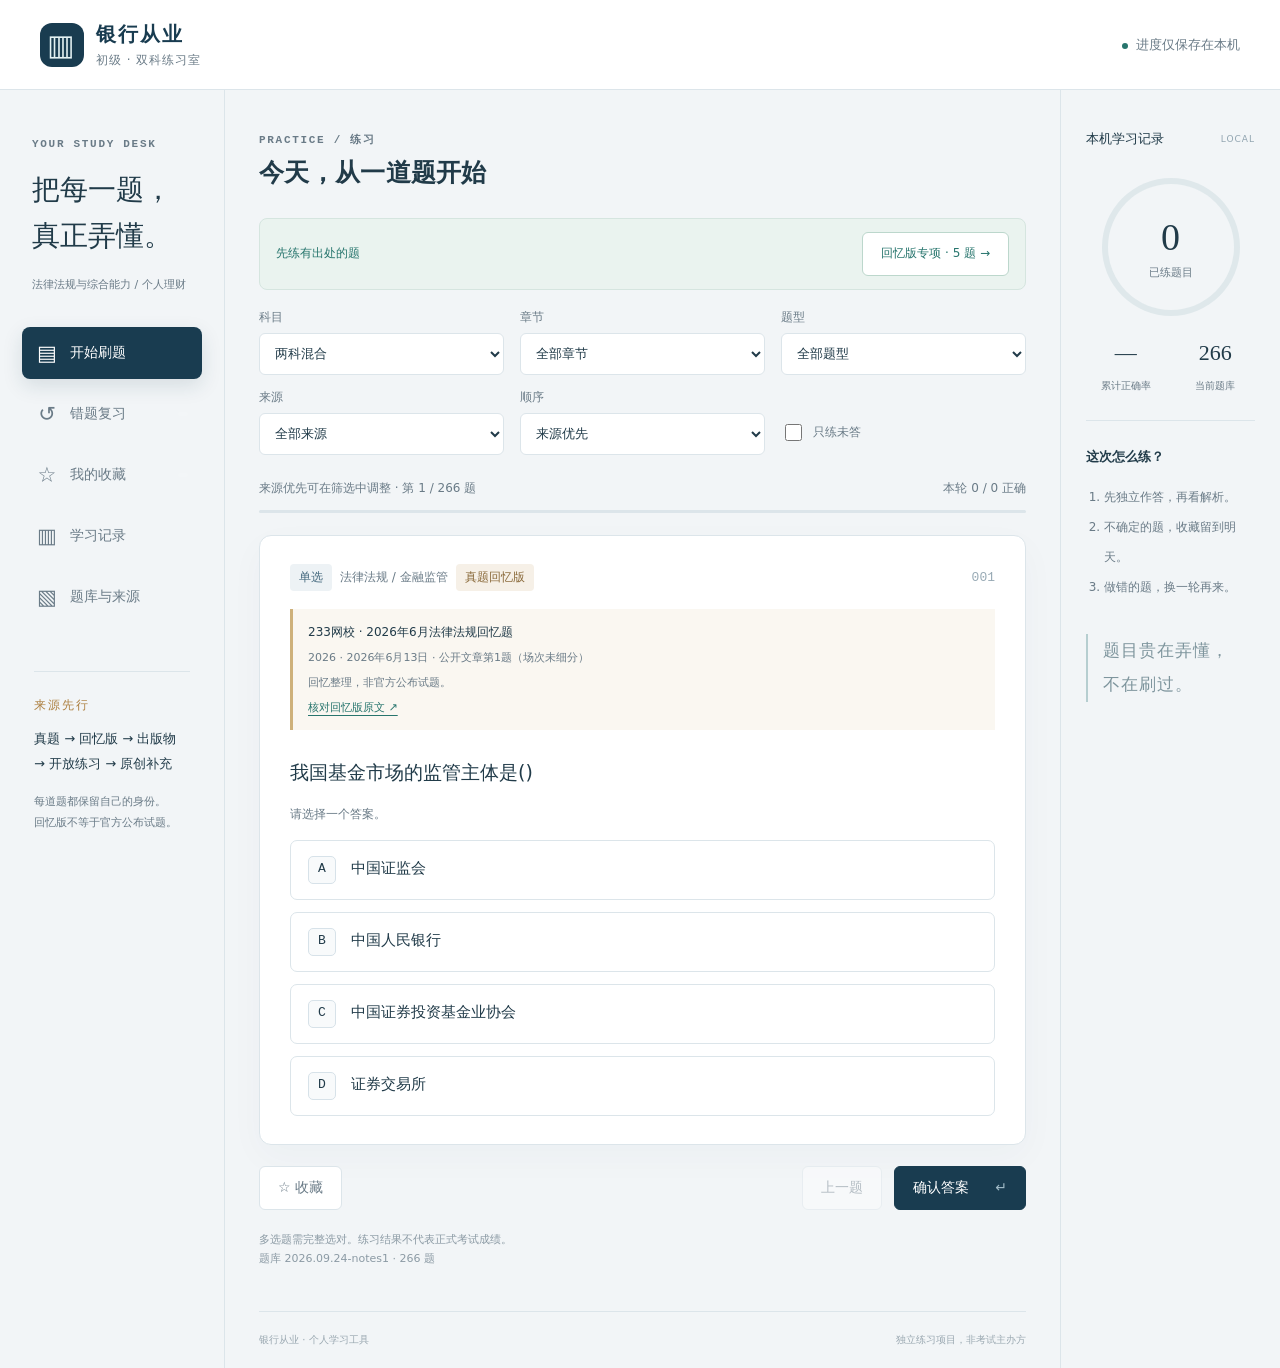
<file: index.html>
<!doctype html>
<html lang="zh-CN">
<head>
  <meta charset="utf-8"><meta name="viewport" content="width=device-width,initial-scale=1,viewport-fit=cover">
  <meta name="theme-color" content="#193c50"><meta name="description" content="银行从业初级双科练习：来源分级、逐题解析、错题复习，进度保存在本机。">
  <title>银行从业 · 双科练习室</title>
  <link rel="icon" href="./icon.svg" type="image/svg+xml"><link rel="manifest" href="./manifest.webmanifest"><link rel="stylesheet" href="./styles.css">
  <script defer src="./core.js"></script><script defer src="./data.js"></script><script defer src="./app.js"></script>
</head>
<body>
  <a class="skip" href="#main">跳到题目</a>
  <header class="topbar"><a class="brand" href="./"><span class="brand-icon" aria-hidden="true">▥</span><span>银行从业<small>初级 · 双科练习室</small></span></a><span class="local-tag" id="save-status">进度仅保存在本机</span></header>
  <div class="workspace">
    <aside class="sidebar" aria-label="练习导航">
      <div class="sidebar-intro"><span class="eyebrow">YOUR STUDY DESK</span><h1>把每一题，<br>真正弄懂。</h1><p>法律法规与综合能力 / 个人理财</p></div>
      <nav class="nav"><button class="nav-item active" data-view="practice" aria-current="page"><span>▤</span> 开始刷题</button><button class="nav-item" data-view="wrong"><span>↺</span> 错题复习 <b id="nav-wrong">0</b></button><button class="nav-item" data-view="favorite"><span>☆</span> 我的收藏 <b id="nav-favorite">0</b></button><button class="nav-item" data-view="stats"><span>▥</span> 学习记录</button><button class="nav-item" data-view="library"><span>▧</span> 题库与来源</button></nav>
      <div class="study-note"><span class="note-label">来源先行</span><p>真题 → 回忆版 → 出版物 → 开放练习 → 原创补充</p><small>每道题都保留自己的身份。<br>回忆版不等于官方公布试题。</small></div>
    </aside>
    <main id="main" tabindex="-1">
      <div class="page-head"><div><span class="eyebrow" id="page-eyebrow">PRACTICE / 练习</span><h2 id="page-title">今天，从一道题开始</h2></div><button id="filter-toggle" class="quiet mobile-only" aria-expanded="false" aria-controls="filters">筛选题目</button></div>
      <button id="update-app" class="quiet update-app" hidden>新版本已就绪 · 更新并保留进度 ↻</button>
      <section id="practice-panel">
        <div class="practice-shortcuts"><span>先练有出处的题</span><button id="recalled-shortcut" class="quiet">回忆版专项 →</button></div>
        <div id="filters" class="filters">
          <label>科目<select id="subject"><option value="all">两科混合</option><option value="law">法律法规</option><option value="finance">个人理财</option></select></label>
          <label>章节<select id="chapter"><option value="all">全部章节</option></select></label>
          <label>题型<select id="type"><option value="all">全部题型</option><option value="single">单选</option><option value="multiple">多选</option><option value="boolean">判断</option></select></label>
          <label>来源<select id="source"><option value="all">全部来源</option><option value="official_past">官方真题</option><option value="recalled">真题回忆版</option><option value="publication">出版物练习</option><option value="open">开放练习</option><option value="notes_original">笔记知识点原创</option><option value="original">全部 GPT 原创</option></select></label>
          <label>顺序<select id="order"><option value="priority">来源优先</option><option value="random">随机练习</option><option value="weak">薄弱优先</option></select></label>
          <label class="check-label"><input id="unseen" type="checkbox">只练未答</label>
        </div>
        <div class="session-strip"><span id="queue-label">正在载入题库…</span><span id="session-score">本轮 0 / 0 正确</span></div>
        <div class="progress-track"><div id="progress-fill"></div></div>
        <article class="question-card" id="question-card" aria-live="polite"></article>
        <section id="explanation" class="explanation" hidden aria-live="polite"></section>
        <div class="answer-bar"><button id="favorite-btn" class="quiet" aria-pressed="false">☆ 收藏</button><div class="answer-actions"><button id="previous-btn" class="quiet">上一题</button><button id="submit-btn" class="primary">确认答案 <span aria-hidden="true">↵</span></button><button id="next-btn" class="primary" hidden>下一题 →</button></div></div>
        <p class="practice-footnote">多选题需完整选对。练习结果不代表正式考试成绩。<span id="bank-version"></span></p>
      </section>
      <section id="stats-panel" hidden><div class="stats-grid" id="stats-grid"></div><div class="panel"><h3>章节掌握情况</h3><p class="muted">正确率按全部提交次数统计；复习答对后，题目移出当前错题本。</p><div id="chapter-stats"></div></div><div class="panel"><h3>把进度带到另一台设备</h3><p>这里没有账号同步。导出备份，再在手机或电脑导入即可。清理浏览器数据会清除本机记录。</p><div class="button-row"><button id="export-progress" class="primary">导出进度</button><label class="file-button quiet">导入进度<input type="file" id="import-progress" accept=".json,application/json"></label></div></div></section>
      <section id="library-panel" hidden><div class="panel source-summary"><h3>先看来源，再刷题</h3><p id="bank-summary"></p><p class="muted">“来源优先”按真题、回忆版、出版物练习、开放练习、GPT 原创排序。笔记知识点原创是 GPT 原创的子集，可在刷题页单独筛选；不冒充购买课程题库或历年真题。</p><div id="source-counts" class="source-counts"></div></div><div class="panel"><h3>真题与出版物入口</h3><p class="muted">以下是已核验的外部资料入口，不表示本站已收录其中题目。登录、付费与下载以原网站为准。</p><div id="resource-links"></div></div><div class="panel"><h3>导入自己的题库</h3><p>JSON 文件只进入当前浏览器，不会上传 GitHub。来源名称、年份和页码会随题保留；请先核对答案与现行大纲。</p><div class="button-row"><label class="file-button primary">导入题库 JSON<input type="file" id="import-bank" accept=".json,application/json"></label><button id="download-template" class="quiet">下载格式示例</button></div><p id="custom-count" class="muted"></p></div><div class="panel"><h3>手机使用</h3><p>在手机浏览器打开本站地址，即可直接刷题。可使用浏览器的“添加到主屏幕”。首次在线打开后，页面会缓存供离线使用；新版本在重新打开时更新。</p><p id="offline-status" class="muted">离线缓存尚未就绪。</p></div></section>
      <div id="toast" class="toast" role="status" hidden></div>
      <footer>银行从业 · 个人学习工具 <span>独立练习项目，非考试主办方</span></footer>
    </main>
    <aside class="right-rail"><div class="rail-heading">本机学习记录 <span>LOCAL</span></div><div class="ring" id="mastery-ring"><div><strong id="total-seen">0</strong><span>已练题目</span></div></div><div class="rail-totals"><div><b id="total-accuracy">—</b><span>累计正确率</span></div><div><b id="total-bank">0</b><span>当前题库</span></div></div><hr><h3>这次怎么练？</h3><ol class="tips"><li>先独立作答，再看解析。</li><li>不确定的题，收藏留到明天。</li><li>做错的题，换一轮再来。</li></ol><div class="rail-note">题目贵在弄懂，<br>不在刷过。</div></aside>
  </div>
  <noscript>本练习页需要启用 JavaScript 才能判题和保存进度。</noscript>
</body></html>
</file>
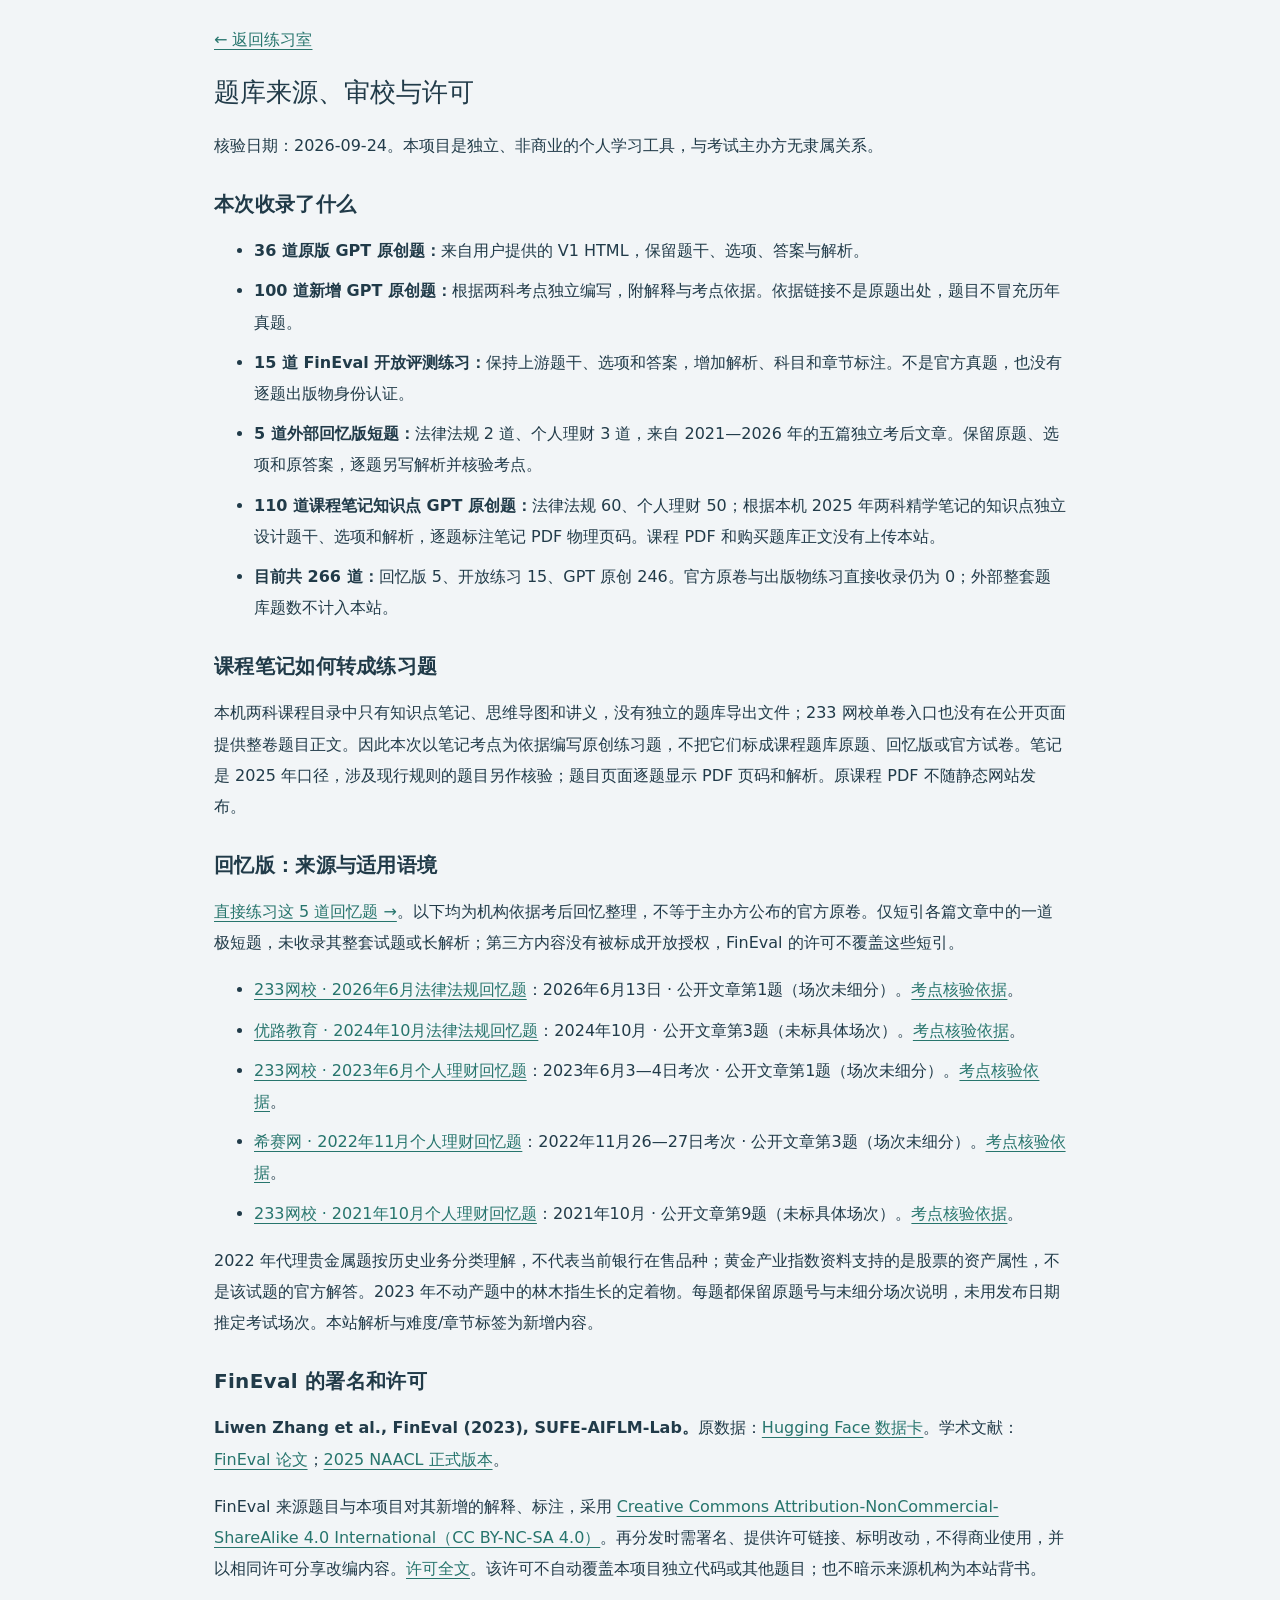
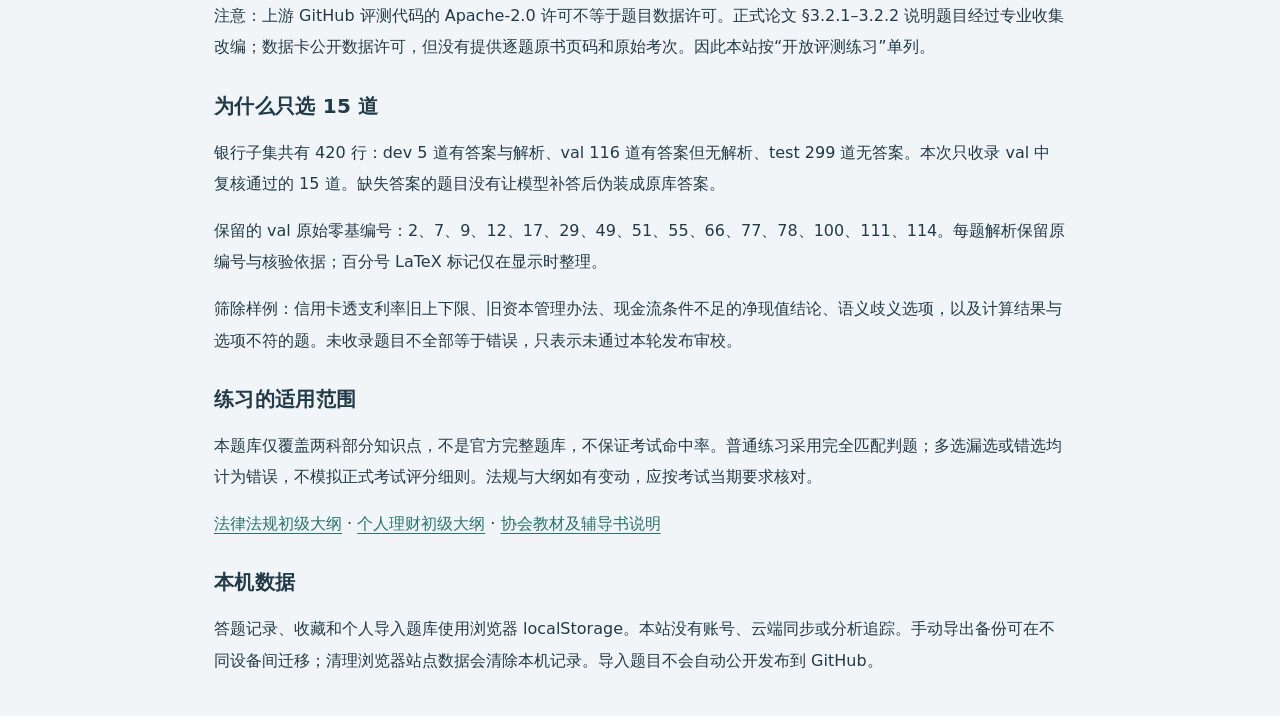
<file: ATTRIBUTION.html>
<!doctype html><html lang="zh-CN"><head><meta charset="utf-8"><meta name="viewport" content="width=device-width,initial-scale=1"><title>题库来源与许可 · 银行从业练习室</title><link rel="stylesheet" href="./styles.css"><style>body{max-width:900px;margin:auto;padding:24px;line-height:1.95}h1{font-family:inherit;font-size:26px}h2{font-size:20px;margin:28px 0 12px}li{margin:9px 0}code{overflow-wrap:anywhere}p{overflow-wrap:anywhere}</style></head><body><a href="./">← 返回练习室</a><h1>题库来源、审校与许可</h1><p>核验日期：2026-09-24。本项目是独立、非商业的个人学习工具，与考试主办方无隶属关系。</p><h2>本次收录了什么</h2><ul><li><b>36 道原版 GPT 原创题：</b>来自用户提供的 V1 HTML，保留题干、选项、答案与解析。</li><li><b>100 道新增 GPT 原创题：</b>根据两科考点独立编写，附解释与考点依据。依据链接不是原题出处，题目不冒充历年真题。</li><li><b>15 道 FinEval 开放评测练习：</b>保持上游题干、选项和答案，增加解析、科目和章节标注。不是官方真题，也没有逐题出版物身份认证。</li><li><b>5 道外部回忆版短题：</b>法律法规 2 道、个人理财 3 道，来自 2021—2026 年的五篇独立考后文章。保留原题、选项和原答案，逐题另写解析并核验考点。</li><li><b>110 道课程笔记知识点 GPT 原创题：</b>法律法规 60、个人理财 50；根据本机 2025 年两科精学笔记的知识点独立设计题干、选项和解析，逐题标注笔记 PDF 物理页码。课程 PDF 和购买题库正文没有上传本站。</li><li><b>目前共 266 道：</b>回忆版 5、开放练习 15、GPT 原创 246。官方原卷与出版物练习直接收录仍为 0；外部整套题库题数不计入本站。</li></ul><h2>课程笔记如何转成练习题</h2><p>本机两科课程目录中只有知识点笔记、思维导图和讲义，没有独立的题库导出文件；233 网校单卷入口也没有在公开页面提供整卷题目正文。因此本次以笔记考点为依据编写原创练习题，不把它们标成课程题库原题、回忆版或官方试卷。笔记是 2025 年口径，涉及现行规则的题目另作核验；题目页面逐题显示 PDF 页码和解析。原课程 PDF 不随静态网站发布。</p><h2>回忆版：来源与适用语境</h2><p><a href="./?source=recalled">直接练习这 5 道回忆题 →</a>。以下均为机构依据考后回忆整理，不等于主办方公布的官方原卷。仅短引各篇文章中的一道极短题，未收录其整套试题或长解析；第三方内容没有被标成开放授权，FinEval 的许可不覆盖这些短引。</p><ul><li><a href="https://www.233.com/ccbp/zhenti/ggjc/202606/04090728337898.html" target="_blank" rel="noopener">233网校 · 2026年6月法律法规回忆题</a>：2026年6月13日 · 公开文章第1题（场次未细分）。<a href="https://www.csrc.gov.cn/csrc/c100002/common_zcnr.shtml" target="_blank" rel="noopener">考点核验依据</a>。</li><li><a href="https://www.youlu.com/yhcy/article/CA20241026010000000071" target="_blank" rel="noopener">优路教育 · 2024年10月法律法规回忆题</a>：2024年10月 · 公开文章第3题（未标具体场次）。<a href="https://www.bis.org/publications/fsi-summary-capital-buffers-basel-iii-executive-summary" target="_blank" rel="noopener">考点核验依据</a>。</li><li><a href="https://www.233.com/ccbp/zhenti/grlc/202305/2514274564564.html" target="_blank" rel="noopener">233网校 · 2023年6月个人理财回忆题</a>：2023年6月3—4日考次 · 公开文章第1题（场次未细分）。<a href="https://www.shanwei.gov.cn/swfgj/hudong/zsk/qt/content/post_933097.html" target="_blank" rel="noopener">考点核验依据</a>。</li><li><a href="https://www.educity.cn/ccbp/2421112.html" target="_blank" rel="noopener">希赛网 · 2022年11月个人理财回忆题</a>：2022年11月26—27日考次 · 公开文章第3题（场次未细分）。<a href="https://oss-ch.csindex.com.cn/static/html/csindex/public/uploads/indices/detail/files/zh_CN/932265factsheet.pdf" target="_blank" rel="noopener">考点核验依据</a>。</li><li><a href="https://www.233.com/ccbp/zhenti/grlc/202110/16150249875109.html" target="_blank" rel="noopener">233网校 · 2021年10月个人理财回忆题</a>：2021年10月 · 公开文章第9题（未标具体场次）。<a href="https://investor.amac.org.cn/investread/tzbdjczs/202006/t20200603_9642.html" target="_blank" rel="noopener">考点核验依据</a>。</li></ul><p>2022 年代理贵金属题按历史业务分类理解，不代表当前银行在售品种；黄金产业指数资料支持的是股票的资产属性，不是该试题的官方解答。2023 年不动产题中的林木指生长的定着物。每题都保留原题号与未细分场次说明，未用发布日期推定考试场次。本站解析与难度/章节标签为新增内容。</p><h2>FinEval 的署名和许可</h2><p><b>Liwen Zhang et al., FinEval (2023), SUFE-AIFLM-Lab。</b>原数据：<a href="https://huggingface.co/datasets/SUFE-AIFLM-Lab/FinEval" target="_blank" rel="noopener">Hugging Face 数据卡</a>。学术文献：<a href="https://arxiv.org/abs/2308.09975" target="_blank" rel="noopener">FinEval 论文</a>；<a href="https://aclanthology.org/2025.naacl-long.318.pdf" target="_blank" rel="noopener">2025 NAACL 正式版本</a>。</p><p>FinEval 来源题目与本项目对其新增的解释、标注，采用 <a href="https://creativecommons.org/licenses/by-nc-sa/4.0/" target="_blank" rel="noopener">Creative Commons Attribution-NonCommercial-ShareAlike 4.0 International（CC BY-NC-SA 4.0）</a>。再分发时需署名、提供许可链接、标明改动，不得商业使用，并以相同许可分享改编内容。<a href="https://creativecommons.org/licenses/by-nc-sa/4.0/legalcode" target="_blank" rel="noopener">许可全文</a>。该许可不自动覆盖本项目独立代码或其他题目；也不暗示来源机构为本站背书。</p><p>注意：上游 GitHub 评测代码的 Apache-2.0 许可不等于题目数据许可。正式论文 §3.2.1–3.2.2 说明题目经过专业收集改编；数据卡公开数据许可，但没有提供逐题原书页码和原始考次。因此本站按“开放评测练习”单列。</p><h2>为什么只选 15 道</h2><p>银行子集共有 420 行：dev 5 道有答案与解析、val 116 道有答案但无解析、test 299 道无答案。本次只收录 val 中复核通过的 15 道。缺失答案的题目没有让模型补答后伪装成原库答案。</p><p>保留的 val 原始零基编号：2、7、9、12、17、29、49、51、55、66、77、78、100、111、114。每题解析保留原编号与核验依据；百分号 LaTeX 标记仅在显示时整理。</p><p>筛除样例：信用卡透支利率旧上下限、旧资本管理办法、现金流条件不足的净现值结论、语义歧义选项，以及计算结果与选项不符的题。未收录题目不全部等于错误，只表示未通过本轮发布审校。</p><h2>练习的适用范围</h2><p>本题库仅覆盖两科部分知识点，不是官方完整题库，不保证考试命中率。普通练习采用完全匹配判题；多选漏选或错选均计为错误，不模拟正式考试评分细则。法规与大纲如有变动，应按考试当期要求核对。</p><p><a href="https://www.china-cba.net/Index/show/catid/70/id/39302.html" target="_blank" rel="noopener">法律法规初级大纲</a> · <a href="https://www.china-cba.net/Index/show/catid/70/id/43162.html" target="_blank" rel="noopener">个人理财初级大纲</a> · <a href="https://www.china-cba.net/Index/show/catid/309/id/43900.html" target="_blank" rel="noopener">协会教材及辅导书说明</a></p><h2>本机数据</h2><p>答题记录、收藏和个人导入题库使用浏览器 localStorage。本站没有账号、云端同步或分析追踪。手动导出备份可在不同设备间迁移；清理浏览器站点数据会清除本机记录。导入题目不会自动公开发布到 GitHub。</p></body></html>
</file>
<file: styles.css>
:root{--navy:#193c50;--ink:#213b49;--muted:#6a7b87;--teal:#27756d;--mint:#e6f2ed;--paper:#fff;--bg:#f2f5f7;--line:#dce5ea;--red:#b24343;--red-bg:#fff1ef;--gold:#ad8041;--shadow:0 12px 36px #27465a08;font-family:"Microsoft YaHei","PingFang SC",system-ui,sans-serif;color:var(--ink);background:var(--bg);font-size:16px}*{box-sizing:border-box}body{margin:0}button,input,select{font:inherit}button,a,select,label.file-button{-webkit-tap-highlight-color:transparent}button{cursor:pointer}button:disabled{cursor:not-allowed;opacity:.45}a{color:var(--teal);text-underline-offset:4px}button:focus-visible,a:focus-visible,select:focus-visible,input:focus-visible{outline:3px solid #409bc6;outline-offset:3px}button{transition:background .12s,border-color .12s}button:hover:not(:disabled){filter:brightness(.97)}[hidden]{display:none!important}.skip{position:fixed;left:10px;top:-90px;background:white;padding:14px;z-index:30}.skip:focus{top:10px}.topbar{height:90px;display:flex;align-items:center;justify-content:space-between;padding:0 40px;background:var(--paper);border-bottom:1px solid var(--line)}.brand{display:flex;align-items:center;gap:12px;color:var(--navy);text-decoration:none;font-weight:700;letter-spacing:2px;font-size:20px}.brand-icon{width:44px;height:44px;border-radius:12px;background:var(--navy);color:#e4f2f3;display:grid;place-items:center;font-size:29px}.brand small{display:block;font-size:12px;color:var(--muted);font-weight:400;letter-spacing:1px;margin-top:4px}.local-tag{font-size:13px;color:var(--muted)}.local-tag:before{content:"";display:inline-block;width:6px;height:6px;background:var(--teal);border-radius:50%;margin-right:8px}.workspace{max-width:1580px;display:grid;grid-template-columns:225px minmax(0,1fr) 220px;margin:auto;min-height:calc(100vh - 90px)}.sidebar{padding:42px 22px;border-right:1px solid var(--line)}.sidebar-intro{padding:0 10px;margin-bottom:32px}.eyebrow{font-family:"Consolas",monospace;letter-spacing:1.7px;font-size:11px;font-weight:600;color:var(--muted)}h1{font-family:"STSong","SimSun",serif;font-size:28px;line-height:1.65;font-weight:500;margin:16px 0}h2{font-size:25px;line-height:1.5;margin:7px 0 0;letter-spacing:.3px}h3{font-size:17px;font-weight:600;margin:0 0 16px}.sidebar-intro p{font-size:11px;line-height:1.8;color:var(--muted);white-space:nowrap}.nav{display:flex;flex-direction:column;gap:9px}.nav-item{display:flex;align-items:center;gap:12px;text-align:left;border:0;background:transparent;color:var(--muted);border-radius:8px;padding:14px;font-size:14px;min-height:48px}.nav-item>span{font-size:21px;width:22px;text-align:center}.nav-item.active{background:var(--navy);color:#fff;box-shadow:0 7px 20px #193c5020}.nav-item b{margin-left:auto;font-size:12px;font-weight:400;background:#ffffff20;border-radius:4px;padding:2px 5px}.study-note{margin:48px 12px 0;padding-top:22px;border-top:1px solid var(--line)}.note-label{color:var(--gold);font-size:12px;letter-spacing:2px}.study-note p{font-size:13px;line-height:1.9}.study-note small{color:var(--muted);font-size:11px;line-height:1.8}main{min-width:0;padding:38px 34px 0}.page-head{display:flex;justify-content:space-between;align-items:center;margin-bottom:26px}.filters{display:grid;grid-template-columns:repeat(3,minmax(0,1fr));gap:14px 16px;margin-bottom:25px}.filters label{font-size:12px;color:var(--muted);display:flex;flex-direction:column;gap:7px}.filters select{width:100%;height:42px;border:1px solid var(--line);background:#fff;border-radius:6px;color:var(--ink);padding:0 27px 0 11px;font-size:13px}.filters .check-label{flex-direction:row;align-items:center;padding-top:21px;gap:8px}input[type=checkbox]{width:17px;height:17px;accent-color:var(--teal)}.session-strip{display:flex;align-items:center;justify-content:space-between;gap:12px;font-size:12px;color:var(--muted);margin-bottom:13px}.progress-track{height:3px;background:var(--line);border-radius:3px;margin-bottom:22px;overflow:hidden}.progress-track>div{height:100%;background:var(--teal);width:0;transition:width .15s}.question-card{padding:28px 30px;background:var(--paper);border:1px solid var(--line);border-radius:12px;box-shadow:var(--shadow);min-height:350px}.question-meta{display:flex;gap:8px;align-items:center;flex-wrap:wrap;color:var(--muted);font-size:12px}.badge{background:#edf2f5;padding:5px 9px;border-radius:4px;color:#45697e;font-size:12px}.badge.source{background:#f6f0e7;color:#8b6b3c}.question-number{margin-left:auto;font-family:Consolas,monospace;color:#98aab5;font-size:13px}.question-title{font-size:19px;line-height:1.95;font-weight:500;margin:24px 0}.question-tip{font-size:12px;color:var(--muted);margin:-10px 0 17px}.options{display:grid;gap:12px}.option{display:flex;gap:15px;align-items:flex-start;text-align:left;width:100%;padding:15px 17px;border:1px solid var(--line);border-radius:7px;background:white;font-size:15px;color:var(--ink);line-height:1.7;min-height:58px}.option-letter{flex-shrink:0;display:grid;place-items:center;border:1px solid #d7e2e9;border-radius:5px;width:28px;height:28px;font-family:Consolas,monospace;font-size:13px;background:#f8fafb}.option.selected{border-color:var(--teal);background:#eef7f4}.option.selected .option-letter{background:var(--teal);border-color:var(--teal);color:white}.option.correct{border-color:#72b4a0;background:var(--mint)}.option.incorrect{border-color:#d79991;background:var(--red-bg)}.option:disabled{opacity:1;cursor:default}.option-mark{margin-left:auto;flex-shrink:0;font-size:12px;color:var(--teal)}.option.incorrect .option-mark{color:var(--red)}.answer-bar{display:flex;justify-content:space-between;gap:12px;align-items:center;margin-top:21px}.answer-actions,.button-row{display:flex;gap:12px;align-items:center;flex-wrap:wrap}.primary,.quiet{border-radius:6px;min-height:44px;padding:11px 18px;font-size:14px;border:1px solid var(--line)}.primary{background:var(--navy);color:#fff;border-color:var(--navy)}.primary span{margin-left:22px;color:#a1bbc7}.quiet{background:#fff;color:var(--muted)}.quiet[aria-pressed=true]{color:var(--gold);border-color:#d4b889;background:#fffaf0}.practice-footnote{font-size:11px;color:#8b9aa4;line-height:1.8;margin:20px 0}.practice-footnote span{display:block}.explanation{padding:24px 28px;margin-top:18px;background:#eaf3f0;border:1px solid #cfe3da;border-left:4px solid var(--teal);border-radius:8px;font-size:14px;line-height:1.9;overflow-wrap:anywhere}.explanation.wrong{border-left-color:var(--red)}.answer-result{font-weight:600;font-size:16px;margin-bottom:9px}.explanation p{margin:8px 0}.source-detail{border-top:1px solid #cfe0db;margin-top:15px;padding-top:13px;font-size:12px;color:#667d78}.source-detail a{display:inline-block;margin-right:12px}.right-rail{border-left:1px solid var(--line);padding:40px 25px}.rail-heading{font-size:13px;display:flex;align-items:center;justify-content:space-between;gap:8px}.rail-heading span{font-size:9px;color:#91a4b0;letter-spacing:1px}.ring{width:138px;height:138px;border-radius:50%;display:grid;place-items:center;background:conic-gradient(var(--teal) 0deg,#dfe8eb 0deg);margin:30px auto 24px}.ring>div{width:126px;height:126px;background:var(--bg);border-radius:50%;display:flex;flex-direction:column;align-items:center;justify-content:center}.ring strong{font-family:"Georgia",serif;font-size:38px;font-weight:400}.ring span{font-size:11px;color:var(--muted);margin-top:6px}.rail-totals{display:flex;justify-content:space-between;text-align:center;gap:10px}.rail-totals div{flex:1}.rail-totals b{font-family:Georgia,serif;display:block;font-weight:400;font-size:22px;margin-bottom:8px}.rail-totals span{font-size:10px;color:var(--muted)}hr{border:0;border-top:1px solid var(--line);margin:27px 0}.right-rail h3{font-size:13px}.tips{padding-left:18px;color:var(--muted);font-size:12px;line-height:2.5}.rail-note{font-family:"STSong","SimSun",serif;color:#7e959d;border-left:2px solid #b6ced0;padding-left:15px;line-height:2;letter-spacing:1px;margin:32px 0;font-size:17px}.panel{background:#fff;border:1px solid var(--line);border-radius:10px;padding:24px;margin-bottom:20px;font-size:14px;line-height:1.9}.muted{font-size:13px;color:var(--muted)}.source-counts{display:flex;flex-wrap:wrap;gap:9px}.source-counts span{padding:4px 10px;background:#f2f5f7;border-radius:5px;font-size:12px}.resource{padding:17px 0;border-top:1px solid var(--line)}.resource a{font-weight:500;text-decoration:none}.resource p{font-size:12px;color:var(--muted);margin:8px 0 0}.resource-type{font-size:10px;margin-right:8px;color:var(--gold)}.file-button{display:inline-flex;align-items:center;cursor:pointer;position:relative}.file-button input{position:absolute;inset:0;opacity:0;width:100%;cursor:pointer}.file-button:focus-within{outline:3px solid #409bc6;outline-offset:3px}.stats-grid{display:grid;grid-template-columns:repeat(3,1fr);gap:12px;margin-bottom:22px}.stat{padding:24px 18px;background:#fff;border:1px solid var(--line);border-radius:9px}.stat b{display:block;font-size:30px;font-family:Georgia,serif;font-weight:400}.stat span{display:block;color:var(--muted);font-size:12px;margin-top:12px}.chapter-row{display:grid;grid-template-columns:minmax(0,1fr) 90px 65px;align-items:center;gap:10px;padding:15px 0;border-top:1px solid var(--line);font-size:13px}.chapter-row small{display:block;color:var(--muted);font-size:11px}.chapter-row .mini-track{height:5px;background:#e7eff1}.mini-track i{display:block;height:100%;background:var(--teal)}.chapter-row>b{font-weight:400;text-align:right;font-family:Consolas,monospace}.empty-state{text-align:center;display:grid;justify-items:center;align-content:center;min-height:270px;gap:10px;padding:25px}.empty-state .empty-icon{font-size:35px;color:#9fb6c1}.empty-state h3{margin:0}.empty-state p{font-size:14px;line-height:1.8;color:var(--muted);margin:0;max-width:360px}.toast{position:fixed;bottom:32px;left:50%;transform:translateX(-50%);z-index:50;background:var(--navy);color:#fff;padding:14px 20px;border-radius:8px;box-shadow:0 7px 30px #193c5030;max-width:min(90vw,600px);font-size:14px}footer{margin-top:42px;padding:21px 0;border-top:1px solid var(--line);font-size:10px;color:#9aa8b1;display:flex;justify-content:space-between;gap:12px}.mobile-only{display:none}@media(min-width:1450px){main{padding-left:48px;padding-right:48px}.filters{grid-template-columns:repeat(5,minmax(0,1fr))}.filters .check-label{grid-column:1/-1;padding:0}.question-title{font-size:21px}.question-card{padding:32px}}@media(max-width:1150px){.workspace{grid-template-columns:200px minmax(0,1fr)}.right-rail{display:none}.sidebar{padding:35px 14px}main{padding:32px 25px}.topbar{padding:0 27px}}@media(max-width:720px){.topbar{height:70px;padding:0 18px}.brand{font-size:17px;gap:9px}.brand-icon{width:35px;height:35px;font-size:23px;border-radius:9px}.brand small{font-size:10px}.local-tag{font-size:10px}.workspace{display:block}.sidebar{border:0;padding:0}.sidebar-intro,.study-note{display:none}.nav{position:fixed;bottom:0;left:0;right:0;z-index:20;flex-direction:row;justify-content:space-around;gap:0;background:#fff;border-top:1px solid var(--line);padding:6px 5px calc(6px + env(safe-area-inset-bottom));box-shadow:0 -4px 20px #1c3a5010}.nav-item{padding:5px 2px;flex:1;flex-direction:column;gap:3px;font-size:10px;min-height:52px;border-radius:0;position:relative}.nav-item>span{font-size:22px;height:24px}.nav-item.active{background:transparent;color:var(--navy);box-shadow:none;font-weight:700}.nav-item.active:before{position:absolute;content:"";height:3px;width:20px;top:-6px;background:var(--teal);border-radius:0 0 3px 3px}.nav-item b{position:absolute;right:18%;top:1px;font-size:9px;background:var(--teal);color:white;padding:0 4px;min-width:12px}.nav-item b:empty{display:none}main{padding:25px 16px 92px}.page-head{margin-bottom:22px;gap:8px}h2{font-size:21px}.eyebrow{font-size:9px}.mobile-only{display:block}#filter-toggle{font-size:12px;padding:8px 12px;min-height:38px;white-space:nowrap}.filters{display:none;padding:17px;background:#eaf0f3;border-radius:9px;grid-template-columns:repeat(2,minmax(0,1fr));margin-bottom:20px}.filters.open{display:grid}.filters .check-label{padding-top:20px}.filters select{font-size:14px;height:44px}.question-card{padding:20px 18px;min-height:350px;border-radius:10px}.question-meta{font-size:11px;gap:6px}.badge{font-size:10px;padding:4px 7px}.question-number{font-size:11px}.question-title{font-size:18px;line-height:1.9;margin:22px 0}.question-tip{font-size:11px}.option{padding:13px 12px;font-size:15px;gap:11px}.option-letter{width:26px;height:26px}.option-mark{font-size:10px}.session-strip{font-size:11px}.answer-bar{position:sticky;bottom:calc(67px + env(safe-area-inset-bottom));background:#f2f5f7f5;padding:10px 0;margin-top:10px;z-index:10;gap:6px}.answer-actions{gap:7px}.answer-bar button{padding:10px 13px;font-size:13px;min-height:44px}.primary span{margin-left:8px}.explanation{padding:19px 17px;font-size:14px}.panel{padding:20px 18px}.stats-grid{gap:8px}.stat{padding:18px 12px}.stat b{font-size:25px}.stat span{font-size:10px}.chapter-row{grid-template-columns:minmax(0,1fr) 55px 45px;gap:8px}.source-counts span{font-size:11px}footer{font-size:9px;margin-top:25px}.toast{bottom:150px}.practice-footnote{font-size:10px}.source-detail{font-size:11px}}@media(prefers-reduced-motion:reduce){*,*:before,*:after{transition:none!important;scroll-behavior:auto!important}}

/* Recalled questions remain identifiable before revealing the answer. */
.practice-shortcuts{display:flex;align-items:center;justify-content:space-between;gap:12px;margin-bottom:19px;padding:13px 16px;border:1px solid #d5e5df;border-radius:8px;background:#eaf3ef}.practice-shortcuts>span{font-size:12px;color:var(--teal)}.practice-shortcuts .quiet{color:var(--teal);border-color:#bcd7cc;background:#fff;font-size:12px}.question-source{display:flex;flex-direction:column;align-items:flex-start;gap:5px;margin-top:18px;padding:13px 15px;border-left:3px solid #ceb17b;background:#faf7f1;font-size:12px;line-height:1.8;overflow-wrap:anywhere}.question-source b{font-weight:500}.question-source span,.question-source small{color:var(--muted);font-size:11px}.question-source a{font-size:11px}.update-app{display:block;width:100%;margin:0 0 18px;text-align:left;border-color:#bcd7cc;color:var(--teal);background:var(--mint)}@media(max-width:720px){.practice-shortcuts{padding:11px 12px;gap:8px}.practice-shortcuts>span{font-size:11px}.practice-shortcuts .quiet{padding:9px 11px;font-size:12px;white-space:nowrap}.question-source{margin-top:15px;padding:11px 12px}.update-app{font-size:12px;line-height:1.8}}
</file>
